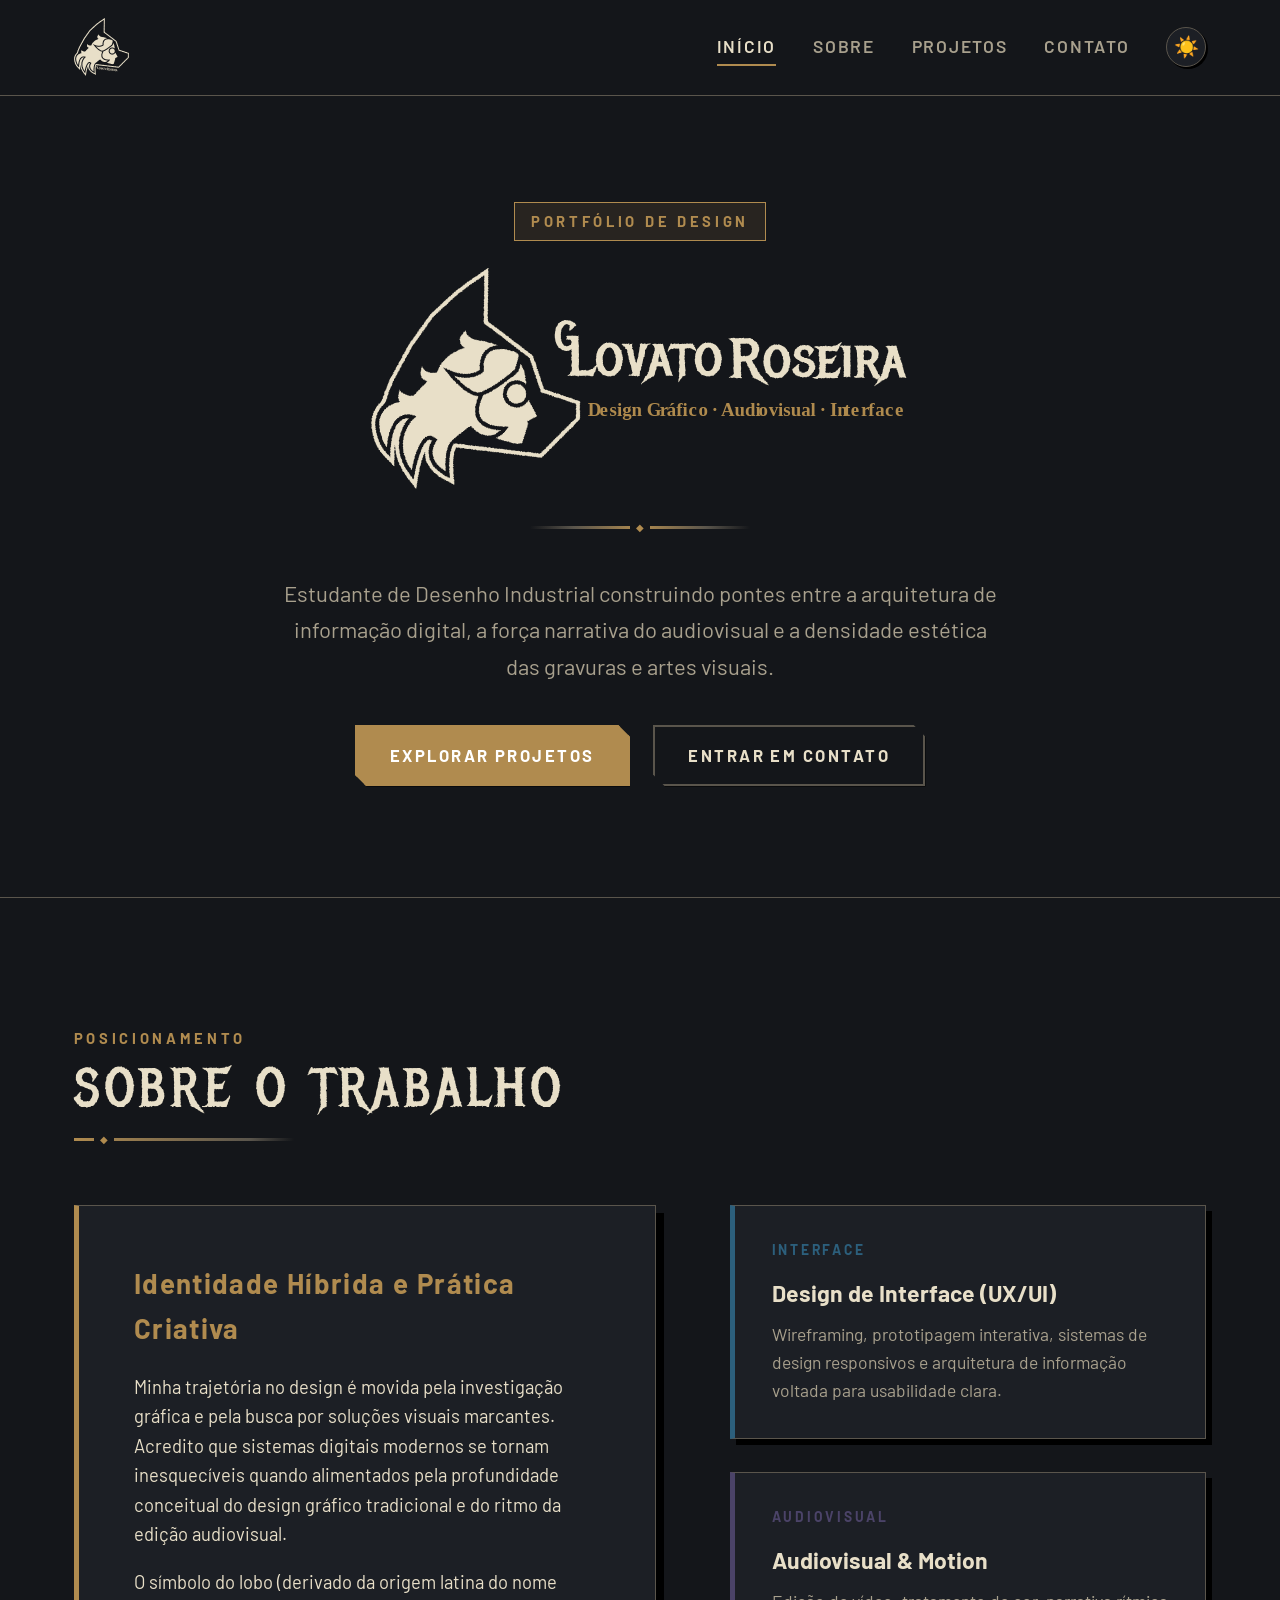
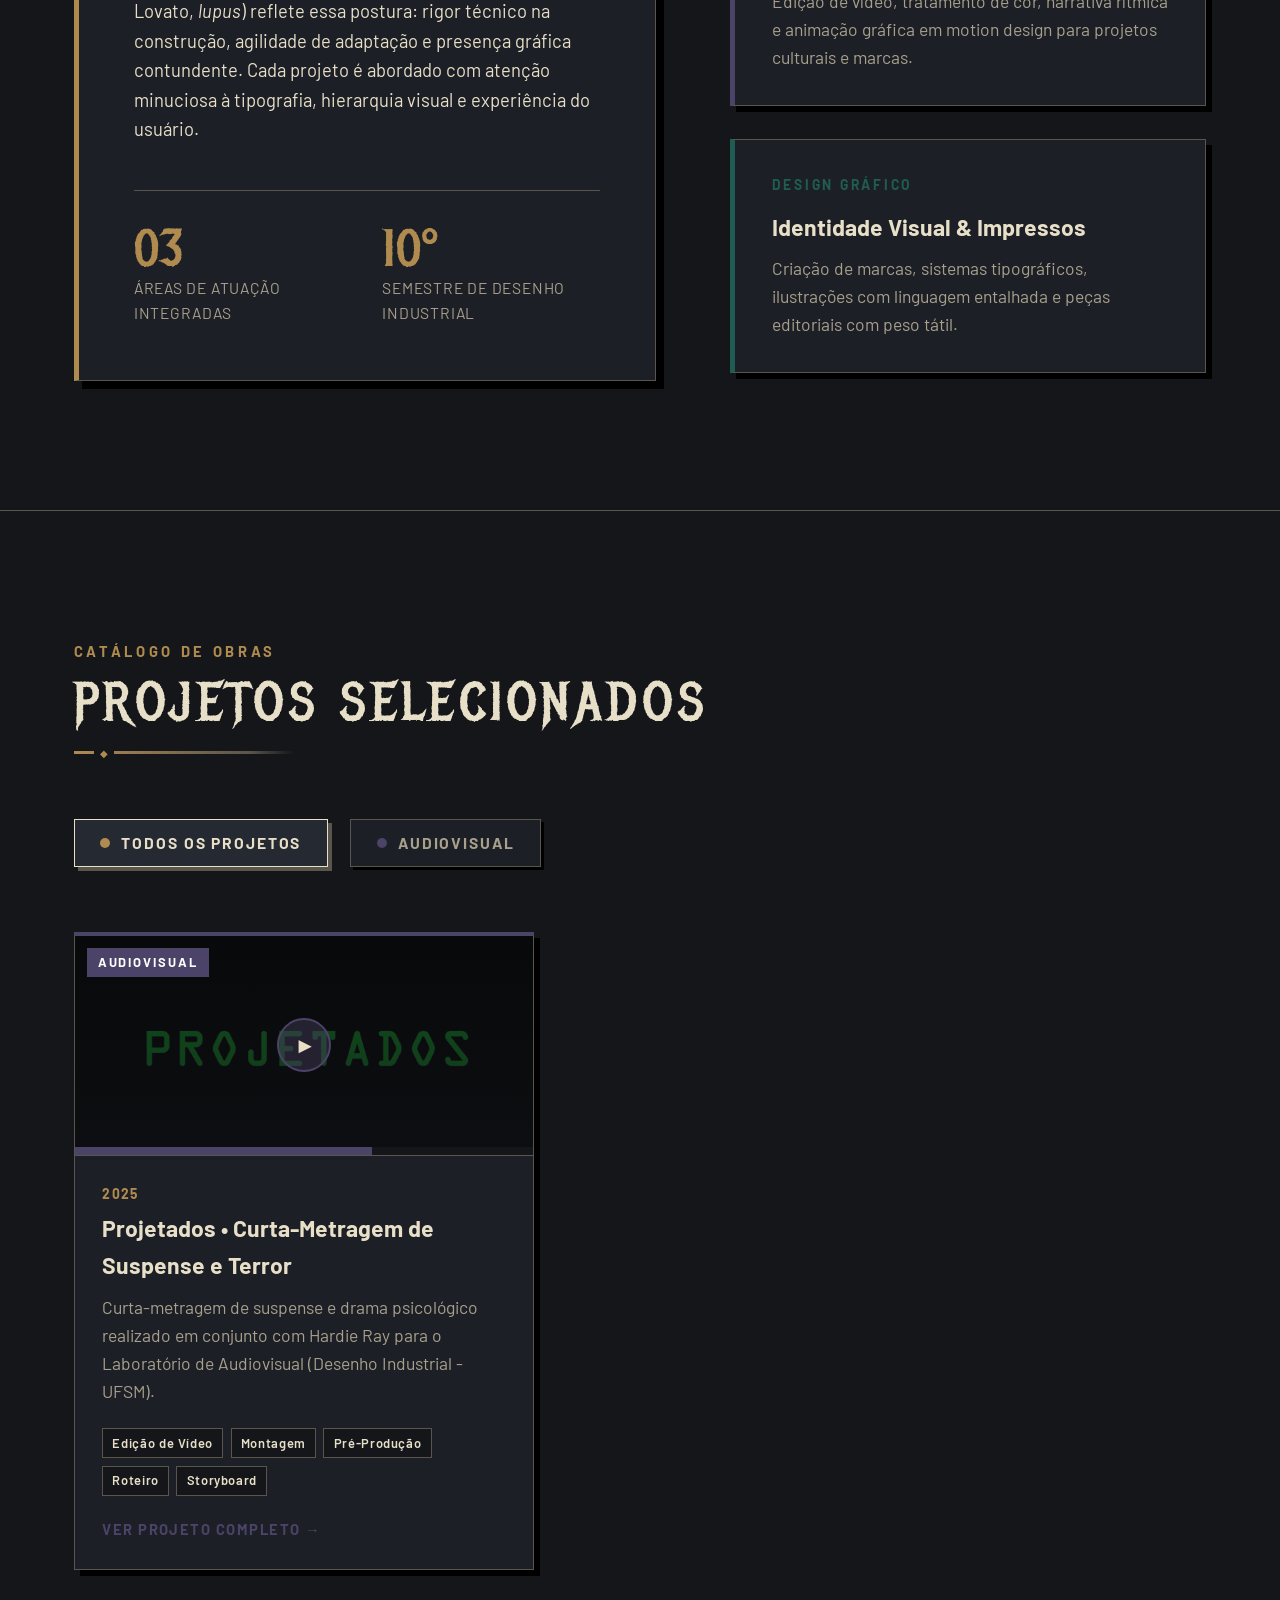
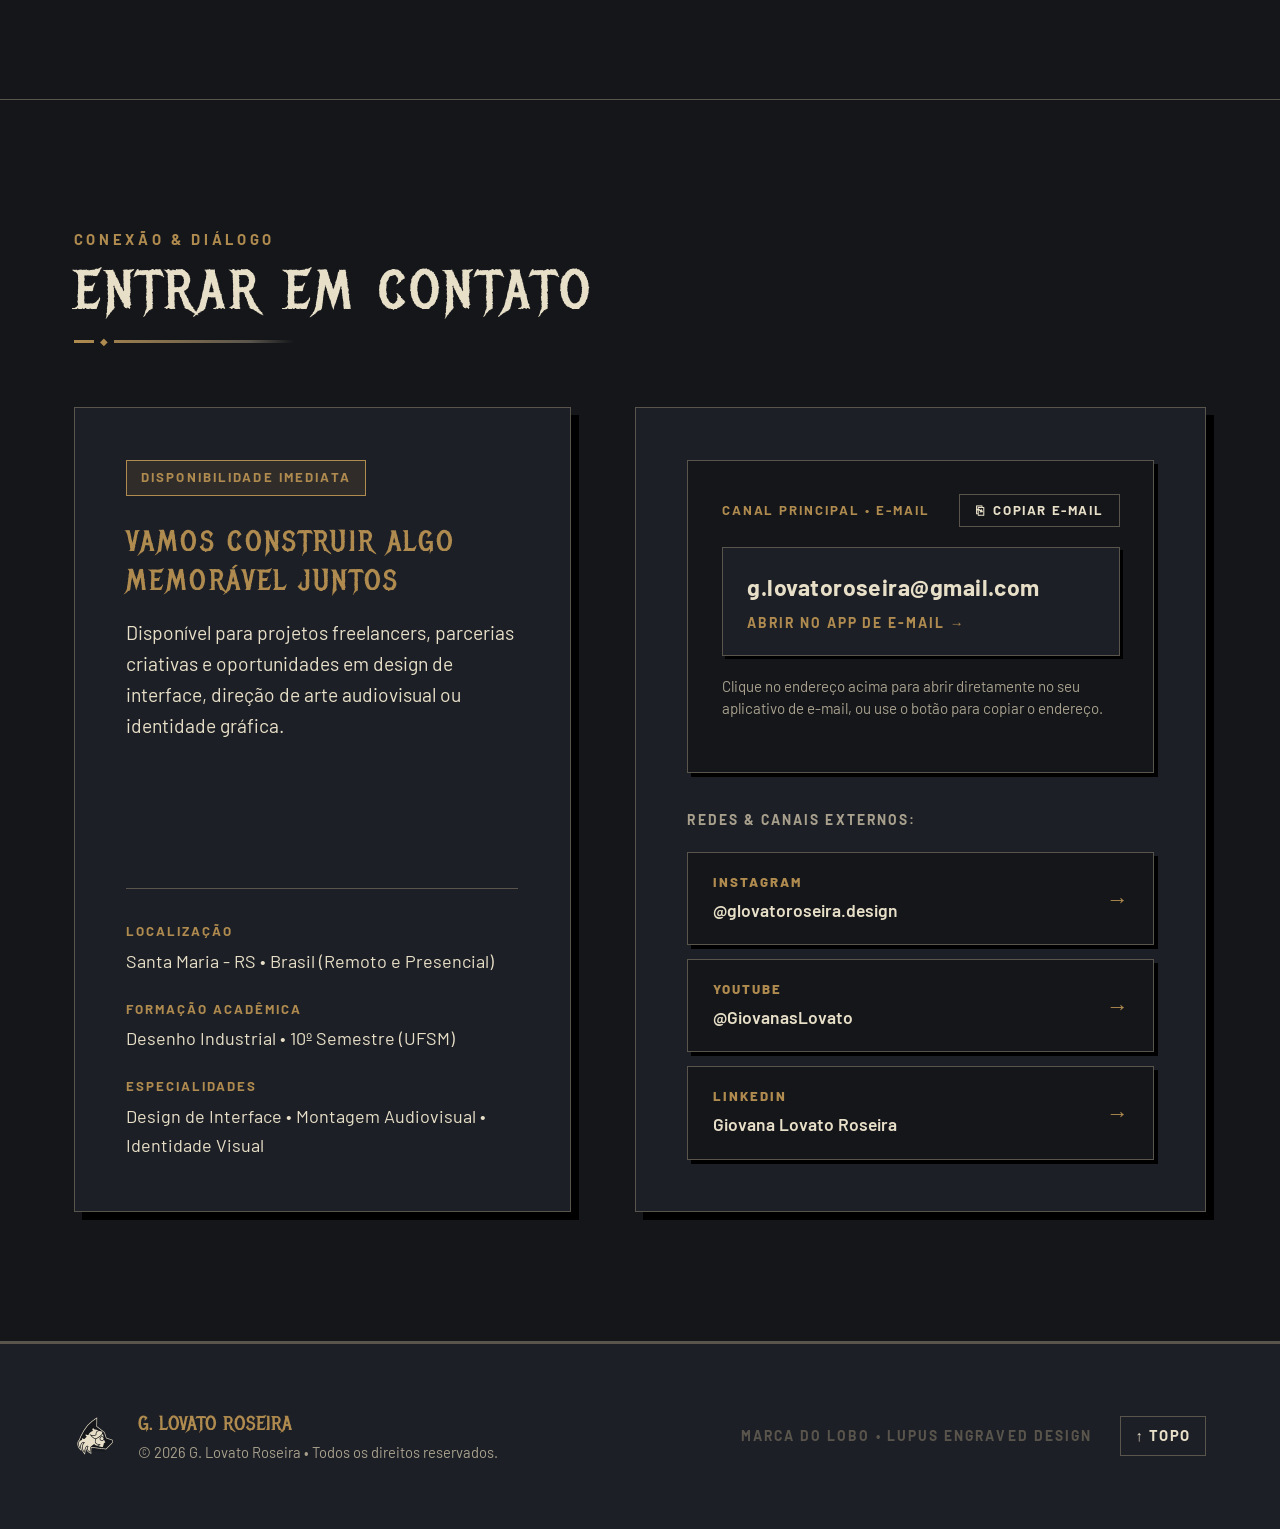
<file: index.html>
<!DOCTYPE html>
<html lang="pt-BR">
<head>
  <meta charset="UTF-8">
  <meta name="viewport" content="width=device-width, initial-scale=1.0">
  <meta name="referrer" content="strict-origin-when-cross-origin">
  <title>G. Lovato Roseira | Portfólio de Design</title>
  <meta name="description" content="Portfólio de G. Lovato Roseira. Identidade híbrida em Design de Interface, Audiovisual e Design Gráfico.">
  
  <!-- Google Fonts: Metal Mania (Headers) & Barlow (Body/Text) -->
  <link rel="preconnect" href="https://fonts.googleapis.com">
  <link rel="preconnect" href="https://fonts.gstatic.com" crossorigin>
  <link href="https://fonts.googleapis.com/css2?family=Barlow:ital,wght@0,300;0,400;0,600;0,700;1,400&family=Metal+Mania&display=swap" rel="stylesheet">
  
  <!-- Early Theme Initialization -->
  <script>
    (function() {
      const savedTheme = localStorage.getItem('theme') || 'dark';
      document.documentElement.setAttribute('data-theme', savedTheme);
    })();
  </script>

  <!-- Stylesheet -->
  <link rel="stylesheet" href="styles.css">
</head>
<body>

  <!-- Header Navigation -->
  <header class="site-header">
    <div class="widescreen-canvas header-inner">
      <a href="#hero" class="brand-logo" aria-label="G. Lovato Roseira Inicio">
        <!-- Modo escuro: logo escrita clara -->
        <img src="assets/logo compacta clara.svg" alt="G. Lovato Roseira" class="logo-wordmark logo-wordmark--light">
        <!-- Modo claro: logo escrita escura -->
        <img src="assets/logo compacta escura.svg" alt="G. Lovato Roseira" class="logo-wordmark logo-wordmark--dark">
      </a>

      <button class="menu-toggle" id="menuToggle" aria-label="Abrir Menu de Navegação">
        <span class="bar"></span>
        <span class="bar"></span>
        <span class="bar"></span>
      </button>

      <div class="header-right-controls">
        <nav class="nav-menu" id="navMenu">
          <a href="#hero" class="nav-link active">Início</a>
          <a href="#sobre" class="nav-link">Sobre</a>
          <a href="#projetos" class="nav-link">Projetos</a>
          <a href="#contato" class="nav-link">Contato</a>
        </nav>

        <button id="themeToggle" class="theme-toggle-btn" aria-label="Alternar Tema Claro/Escuro" title="Alternar Tema">☀️</button>
      </div>
    </div>
  </header>

  <main>
    <!-- HERO SECTION (COMPOSIÇÃO CENTRALIZADA COM LOGO ESCRITA) -->
    <section id="hero" class="hero-section">
      <div class="widescreen-canvas hero-centered-layout">
        
        <!-- Conteúdo Principal -->
        <div class="hero-content-centered">
          <div class="hero-badge">PORTFÓLIO DE DESIGN</div>
          <!-- Logo escrita: clara no tema escuro, escura no tema claro -->
          <div class="hero-wordmark-wrap">
            <img src="assets/logo escrito claro.svg" alt="G. Lovato Roseira" class="hero-wordmark logo-wordmark--light">
            <img src="assets/logo escrito escuro.svg" alt="G. Lovato Roseira" class="hero-wordmark logo-wordmark--dark">
          </div>
          
          <div class="engraved-divider-center"></div>

          <p class="hero-description">
            Estudante de Desenho Industrial construindo pontes entre a arquitetura de informação digital, a força narrativa do audiovisual e a densidade estética das gravuras e artes visuais.
          </p>

          <div class="hero-actions">
            <a href="#projetos" class="btn btn-primary">EXPLORAR PROJETOS</a>
            <a href="#contato" class="btn btn-secondary">ENTRAR EM CONTATO</a>
          </div>
        </div>

      </div>
    </section>

    <!-- SOBRE SECTION (GRID 60/40 E PILARES ESCALONADOS) -->
    <section id="sobre" class="section sobre-section">
      <div class="widescreen-canvas">
        
        <div class="section-header-left">
          <span class="section-tag">POSICIONAMENTO</span>
          <h2 class="section-title">SOBRE O TRABALHO</h2>
          <div class="engraved-divider-left"></div>
        </div>

        <div class="sobre-asymmetric-grid">
          <div class="sobre-text-card">
            <h3 class="sobre-heading">Identidade Híbrida e Prática Criativa</h3>
            <p>
              Minha trajetória no design é movida pela investigação gráfica e pela busca por soluções visuais marcantes. Acredito que sistemas digitais modernos se tornam inesquecíveis quando alimentados pela profundidade conceitual do design gráfico tradicional e do ritmo da edição audiovisual.
            </p>
            <p>
              O símbolo do lobo (derivado da origem latina do nome Lovato, <em>lupus</em>) reflete essa postura: rigor técnico na construção, agilidade de adaptação e presença gráfica contundente. Cada projeto é abordado com atenção minuciosa à tipografia, hierarquia visual e experiência do usuário.
            </p>

            <div class="sobre-stats">
              <div class="stat-item">
                <span class="stat-num">03</span>
                <span class="stat-label">Áreas de Atuação Integradas</span>
              </div>
              <div class="stat-item">
                <span class="stat-num">10º</span>
                <span class="stat-label">Semestre de Desenho Industrial</span>
              </div>
            </div>
          </div>

          <!-- Pilares de Atuação Integrados -->
          <div class="pillars-staggered">
            
            <div class="pillar-card pillar-interface">
              <div class="pillar-header">
                <span class="pillar-accent-tag">INTERFACE</span>
              </div>
              <h4 class="pillar-title">Design de Interface (UX/UI)</h4>
              <p class="pillar-desc">
                Wireframing, prototipagem interativa, sistemas de design responsivos e arquitetura de informação voltada para usabilidade clara.
              </p>
            </div>

            <div class="pillar-card pillar-audiovisual">
              <div class="pillar-header">
                <span class="pillar-accent-tag">AUDIOVISUAL</span>
              </div>
              <h4 class="pillar-title">Audiovisual &amp; Motion</h4>
              <p class="pillar-desc">
                Edição de vídeo, tratamento de cor, narrativa rítmica e animação gráfica em motion design para projetos culturais e marcas.
              </p>
            </div>

            <div class="pillar-card pillar-grafico">
              <div class="pillar-header">
                <span class="pillar-accent-tag">DESIGN GRÁFICO</span>
              </div>
              <h4 class="pillar-title">Identidade Visual &amp; Impressos</h4>
              <p class="pillar-desc">
                Criação de marcas, sistemas tipográficos, ilustrações com linguagem entalhada e peças editoriais com peso tátil.
              </p>
            </div>

          </div>
        </div>

      </div>
    </section>

    <!-- PROJETOS SECTION (CATÁLOGO WIDESCREEN 3 COLUNAS) -->
    <section id="projetos" class="section projetos-section">
      <div class="widescreen-canvas">
        
        <div class="section-header-left">
          <span class="section-tag">CATÁLOGO DE OBRAS</span>
          <h2 class="section-title">PROJETOS SELECIONADOS</h2>
          <div class="engraved-divider-left"></div>
        </div>

        <!-- Filter Buttons (Alinhados à Esquerda) -->
        <div class="filter-bar-left">
          <button class="filter-btn active" data-filter="todos">
            <span class="filter-indicator indicator-all"></span>
            TODOS OS PROJETOS
          </button>
          <button class="filter-btn" data-filter="audiovisual">
            <span class="filter-indicator indicator-audiovisual"></span>
            AUDIOVISUAL
          </button>
        </div>

        <!-- Projects Grid Widescreen -->
        <div class="projects-grid-widescreen" id="projectsGrid">

          <!-- Project Card: Audiovisual (Projetados) -->
          <article class="project-card cat-audiovisual" data-category="audiovisual" data-project-id="1" data-project-slug="projetados">
            <div class="card-image-wrapper">
              <div class="card-badge">AUDIOVISUAL</div>
              <div class="mockup-preview audiovisual-mockup" style="background: linear-gradient(rgba(18, 20, 24, 0.45), rgba(18, 20, 24, 0.7)), url('assets/projetos/projetados-yt-thumbnail.jpg') center/cover no-repeat;">
                <div class="play-overlay">
                  <span class="play-icon">&#9658;</span>
                </div>
                <div class="video-timeline-graphic">
                  <div class="timeline-track" style="width: 65%;"></div>
                </div>
              </div>
            </div>
            <div class="card-info">
              <span class="project-year">2025</span>
              <h3 class="project-title">Projetados &bull; Curta-Metragem de Suspense e Terror</h3>
              <p class="project-summary">
                Curta-metragem de suspense e drama psicológico realizado em conjunto com Hardie Ray para o Laboratório de Audiovisual (Desenho Industrial - UFSM).
              </p>
              <div class="card-tags">
                <span class="tag">Edição de Vídeo</span>
                <span class="tag">Montagem</span>
                <span class="tag">Pré-Produção</span>
                <span class="tag">Roteiro</span>
                <span class="tag">Storyboard</span>
              </div>
              <a href="projeto.html?p=projetados" class="btn-card-details">VER PROJETO COMPLETO &rarr;</a>
            </div>
          </article>

        </div>

      </div>
    </section>

    <!-- CONTATO SECTION (LINKS DIRETOS & REDES) -->
    <section id="contato" class="section contato-section">
      <div class="widescreen-canvas">
        
        <div class="section-header-left">
          <span class="section-tag">CONEXÃO &amp; DIÁLOGO</span>
          <h2 class="section-title">ENTRAR EM CONTATO</h2>
          <div class="engraved-divider-left"></div>
        </div>

        <div class="contato-direct-grid">
          
          <!-- Apresentação & Informações de Atuação -->
          <div class="contato-intro-card">
            <span class="contato-badge">DISPONIBILIDADE IMEDIATA</span>
            <h3 class="contato-heading">Vamos construir algo memorável juntos</h3>
            <p class="contato-description">
              Disponível para projetos freelancers, parcerias criativas e oportunidades em design de interface, direção de arte audiovisual ou identidade gráfica.
            </p>

            <div class="contact-details-list">
              <div class="contact-detail-row">
                <span class="detail-label">LOCALIZAÇÃO</span>
                <span class="detail-value">Santa Maria - RS &bull; Brasil (Remoto e Presencial)</span>
              </div>
              <div class="contact-detail-row">
                <span class="detail-label">FORMAÇÃO ACADÊMICA</span>
                <span class="detail-value">Desenho Industrial &bull; 10º Semestre (UFSM)</span>
              </div>
              <div class="contact-detail-row">
                <span class="detail-label">ESPECIALIDADES</span>
                <span class="detail-value">Design de Interface &bull; Montagem Audiovisual &bull; Identidade Visual</span>
              </div>
            </div>
          </div>

          <!-- Canais Diretos (Email em Destaque + Redes) -->
          <div class="contato-channels-card">
            
            <!-- Bloco de Destaque: Email Direto com Ação Mailto e Opção de Copiar -->
            <div class="email-direct-box">
              <div class="email-box-header">
                <span class="email-box-tag">CANAL PRINCIPAL &bull; E-MAIL</span>
                <button type="button" class="btn-copy-email" id="btnCopyEmail" aria-label="Copiar endereço de e-mail">
                  <span class="copy-icon">&#x2398;</span>
                  <span class="copy-label" id="copyLabelText">COPIAR E-MAIL</span>
                </button>
              </div>
              
              <a href="mailto:g.lovatoroseira@gmail.com" class="email-address-link" title="Clique para abrir seu aplicativo de e-mail">
                <span class="email-text" id="contactEmailAddress">g.lovatoroseira@gmail.com</span>
                <span class="email-action-hint">ABRIR NO APP DE E-MAIL &rarr;</span>
              </a>
              
              <p class="email-box-note">
                Clique no endereço acima para abrir diretamente no seu aplicativo de e-mail, ou use o botão para copiar o endereço.
              </p>
            </div>

            <!-- Bloco de Redes Sociais e Canais Externos -->
            <div class="social-channels-box">
              <span class="social-box-title">REDES &amp; CANAIS EXTERNOS:</span>
              <div class="social-channels-grid">
                
                <a href="https://www.instagram.com/glovatoroseira.design/" target="_blank" rel="noopener noreferrer" class="social-channel-item">
                  <div class="channel-info">
                    <span class="channel-platform">INSTAGRAM</span>
                    <span class="channel-handle">@glovatoroseira.design</span>
                  </div>
                  <span class="channel-arrow">&rarr;</span>
                </a>

                <a href="https://www.youtube.com/@GiovanasLovato" target="_blank" rel="noopener noreferrer" class="social-channel-item">
                  <div class="channel-info">
                    <span class="channel-platform">YOUTUBE</span>
                    <span class="channel-handle">@GiovanasLovato</span>
                  </div>
                  <span class="channel-arrow">&rarr;</span>
                </a>

                <a href="https://www.linkedin.com/in/giovana-lovato-riske-roseira-0268a1265/" target="_blank" rel="noopener noreferrer" class="social-channel-item">
                  <div class="channel-info">
                    <span class="channel-platform">LINKEDIN</span>
                    <span class="channel-handle">Giovana Lovato Roseira</span>
                  </div>
                  <span class="channel-arrow">&rarr;</span>
                </a>

              </div>
            </div>

          </div>

        </div>

      </div>
    </section>
  </main>

  <!-- FOOTER -->
  <footer class="site-footer">
    <div class="widescreen-canvas footer-inner">
      <div class="footer-left">
        <img src="assets/wolf-crest.svg" alt="Lobo Stamp" class="footer-crest">
        <div class="footer-brand-info">
          <span class="footer-brand-name">G. LOVATO ROSEIRA</span>
          <span class="footer-copy">&copy; 2026 G. Lovato Roseira &bull; Todos os direitos reservados.</span>
        </div>
      </div>
      <div class="footer-right">
        <span class="footer-motto">MARCA DO LOBO &bull; LUPUS ENGRAVED DESIGN</span>
        <a href="#hero" class="back-to-top" aria-label="Voltar ao topo">&uarr; TOPO</a>
      </div>
    </div>
  </footer>

  <!-- PROJECT DETAIL MODAL -->
  <div class="modal-backdrop" id="projectModal" aria-hidden="true">
    <div class="modal-container" role="dialog" aria-labelledby="modalTitle">
      <button class="modal-close" id="modalClose" aria-label="Fechar janela">&times;</button>
      
      <div class="modal-header">
        <span class="modal-category-badge" id="modalBadge">INTERFACE</span>
        <h2 class="modal-title" id="modalTitle">Título do Projeto</h2>
        <span class="modal-meta" id="modalMeta">2026 &bull; Design de Interface</span>
      </div>

      <div class="modal-body">
        <div class="modal-preview-box" id="modalPreviewBox">
          <!-- Dynamically populated graphic preview -->
        </div>

        <div class="modal-description">
          <h4 class="modal-subheading">Contexto do Projeto</h4>
          <p id="modalDescContext">
            Descrição detalhada do desafio e dos objetivos visuais.
          </p>

          <h4 class="modal-subheading">Processo &amp; Execução</h4>
          <p id="modalDescProcess">
            Metodologia aplicada, escolhas tipográficas, decisões de usabilidade e produção gráfica.
          </p>

          <h4 class="modal-subheading">Ferramentas &amp; Técnicas</h4>
          <div class="modal-tags" id="modalTags">
            <!-- Dynamic Tags -->
          </div>
        </div>
      </div>

      <div class="modal-footer">
        <button class="btn btn-secondary" id="modalCloseBtn">FECHAR</button>
      </div>
    </div>
  </div>

  <!-- JavaScript -->
  <script src="script.js"></script>
</body>
</html>
</file>
<file: styles.css>
/* ==========================================================================
   G. LOVATO ROSEIRA - PORTFÓLIO ONLINE
   Estética: Heavy Metal 80's + Arte Gravada/Entalhada (Engraved)
   Composição: Desktop-First (16:9 Widescreen), Grids Assimétricos & Sangrias Bleed
   ========================================================================== */

/* --------------------------------------------------------------------------
   1. VARIÁVEIS DE DESIGN & PALETA CLARO / ESCURO
   -------------------------------------------------------------------------- */
:root, [data-theme="dark"] {
  /* Modo Escuro */
  --bg-dark: #14161A;
  --bg-card: #1C1F25;
  --bg-card-hover: #242932;
  --text-paper: #E8DFC8;
  --text-muted: #A8A08D;
  --color-graphite: #5A554C;
  --color-brass: #B08B4F;
  --color-brass-light: #D4AF37;
  --shadow-color: #000000;

  /* Acentos por Categoria */
  --accent-interface: #2C5F7C;   /* Azul Interface */
  --accent-audiovisual: #4B4368; /* Roxo Audiovisual */
  --accent-grafico: #1F5C52;     /* Verde Petróleo Gráfico */

  /* Tipografia */
  --font-display: 'Metal Mania', cursive, serif;
  --font-body: 'Barlow', sans-serif;

  /* Transições */
  --transition-fast: 0.2s cubic-bezier(0.25, 1, 0.5, 1);
  --transition-normal: 0.35s cubic-bezier(0.25, 1, 0.5, 1);
}

[data-theme="light"] {
  /* Modo Claro */
  --bg-dark: #EAE3D2;
  --bg-card: #F2EBDC;
  --bg-card-hover: #E4DAC4;
  --text-paper: #14161A;
  --text-muted: #424750;
  --color-graphite: #8A8275;
  --color-brass: #8C692D;
  --color-brass-light: #B08B4F;
  --shadow-color: rgba(0, 0, 0, 0.15);

  /* Acentos Ajustados para Contraste AA no Modo Claro */
  --accent-interface: #1D4D66;
  --accent-audiovisual: #3A3252;
  --accent-grafico: #12463E;
}

/* Reset Básico */
*, *::before, *::after {
  box-sizing: border-box;
  margin: 0;
  padding: 0;
}

html {
  scroll-behavior: smooth;
  background-color: var(--bg-dark);
  color: var(--text-paper);
  font-family: var(--font-body);
  /* Piso Mínimo de Legibilidade: Mínimo 16px (1rem) */
  font-size: clamp(1rem, 0.4vw + 0.9rem, 1.15rem);
  line-height: 1.6;
  transition: background-color var(--transition-normal), color var(--transition-normal);
}

body {
  min-height: 100vh;
  position: relative;
  overflow-x: hidden;
  background-color: var(--bg-dark);
  color: var(--text-paper);
}

/* --------------------------------------------------------------------------
   2. DESKTOP-FIRST 16:9 WIDESCREEN CANVAS & COMPOSIÇÃO ASSIMÉTRICA
   -------------------------------------------------------------------------- */
/* Canvas expansivo para monitores Widescreen 16:9 */
.widescreen-canvas {
  width: 100%;
  max-width: 1600px;
  margin: 0 auto;
  padding: 0 4rem;
}

/* Utilitários de Sangria nas Bordas da Tela (Bleed) */
.bleed-left-wrapper {
  margin-left: -4rem;
  padding-left: 4rem;
}

.bleed-right-wrapper {
  margin-right: -4rem;
  padding-right: 4rem;
}

/* --------------------------------------------------------------------------
   3. ELEMENTOS GRÁFICOS & TIPOGRAFIA
   -------------------------------------------------------------------------- */
h1, h2, h3, h4, h5, h6 {
  font-weight: 400;
  color: var(--text-paper);
}

/* Metal Mania SOMENTE em Títulos Principais, Headers e Nome */
.hero-title,
.section-title,
.brand-logo,
.modal-title,
.contato-heading {
  font-family: var(--font-display);
  text-transform: uppercase;
  letter-spacing: 0.08em;
  line-height: 1.12;
}

p {
  font-family: var(--font-body);
  font-weight: 400;
  color: var(--text-paper);
  line-height: 1.6;
  margin-bottom: 1rem;
}

a {
  color: inherit;
  text-decoration: none;
  transition: color var(--transition-fast);
}

/* Separadores Estilo Entalhe Gravado Assimétricos */
.engraved-divider {
  height: 3px;
  background: linear-gradient(90deg, var(--color-brass) 0%, var(--color-graphite) 70%, transparent 100%);
  margin: 1.5rem 0;
  position: relative;
}

.engraved-divider-left {
  height: 3px;
  width: 220px;
  margin: 1rem 0 2.5rem 0;
  background: linear-gradient(90deg, var(--color-brass) 0%, var(--color-graphite) 80%, transparent 100%);
  position: relative;
}

.engraved-divider-left::after {
  content: '◆';
  position: absolute;
  top: 50%;
  left: 20px;
  transform: translateY(-50%);
  color: var(--color-brass);
  font-size: 10px;
  background-color: var(--bg-dark);
  padding: 0 6px;
}

.engraved-divider-center {
  height: 3px;
  width: 220px;
  margin: 1.5rem auto 2.5rem auto;
  background: linear-gradient(90deg, transparent 0%, var(--color-graphite) 20%, var(--color-brass) 50%, var(--color-graphite) 80%, transparent 100%);
  position: relative;
}

.engraved-divider-center::after {
  content: '◆';
  position: absolute;
  top: 50%;
  left: 50%;
  transform: translate(-50%, -50%);
  color: var(--color-brass);
  font-size: 10px;
  background-color: var(--bg-dark);
  padding: 0 6px;
}

/* Botões com Estética Angular / Entalhada */
.btn {
  display: inline-flex;
  align-items: center;
  justify-content: center;
  padding: 0.85rem 1.8rem;
  font-family: var(--font-body);
  font-weight: 700;
  font-size: 0.9rem;
  letter-spacing: 0.15em;
  text-transform: uppercase;
  border: 2px solid var(--color-brass);
  background-color: transparent;
  color: var(--text-paper);
  cursor: pointer;
  position: relative;
  transition: all var(--transition-fast);
  clip-path: polygon(0 0, calc(100% - 12px) 0, 100% 12px, 100% 100%, 12px 100%, 0 calc(100% - 12px));
  box-shadow: 4px 4px 0px var(--shadow-color);
}

.btn-primary {
  background-color: var(--color-brass);
  color: #FFF;
}

.btn-primary:hover {
  background-color: var(--text-paper);
  border-color: var(--text-paper);
  color: var(--bg-dark);
  transform: translate(-2px, -2px);
  box-shadow: 6px 6px 0px var(--shadow-color);
}

.btn-secondary {
  border-color: var(--color-graphite);
  color: var(--text-paper);
}

.btn-secondary:hover {
  border-color: var(--color-brass);
  color: var(--color-brass);
  transform: translate(-2px, -2px);
  box-shadow: 6px 6px 0px var(--shadow-color);
}

.btn-block {
  width: 100%;
}

/* Botão de Alternância de Tema (Sol / Lua) */
.theme-toggle-btn {
  background: var(--bg-card);
  border: 1px solid var(--color-graphite);
  color: var(--text-paper);
  font-size: 1.1rem;
  width: 40px;
  height: 40px;
  border-radius: 50%;
  display: flex;
  align-items: center;
  justify-content: center;
  cursor: pointer;
  transition: all var(--transition-fast);
  box-shadow: 2px 2px 0px var(--shadow-color);
}

.theme-toggle-btn:hover {
  border-color: var(--color-brass);
  transform: scale(1.08);
}

/* --------------------------------------------------------------------------
   4. CABEÇALHO (HEADER)
   -------------------------------------------------------------------------- */
.site-header {
  position: fixed;
  top: 0;
  left: 0;
  width: 100%;
  z-index: 1000;
  background-color: var(--bg-dark);
  border-bottom: 1px solid var(--color-graphite);
  padding: 1rem 0;
  transition: background-color var(--transition-normal);
}

.header-inner {
  display: flex;
  align-items: center;
  justify-content: space-between;
}

.brand-logo {
  display: flex;
  align-items: center;
  gap: 0;
  line-height: 1;
}

/* Logo marca escrita no header: tamanho aumentado */
.logo-wordmark {
  height: clamp(44px, 5vw, 58px);
  width: auto;
  display: block;
  transition: opacity var(--transition-fast);
}

/* Modo escuro (padrão): mostra logo clara, oculta logo escura */
:root .logo-wordmark--light,
[data-theme="dark"] .logo-wordmark--light {
  display: block;
}
:root .logo-wordmark--dark,
[data-theme="dark"] .logo-wordmark--dark {
  display: none;
}

/* Modo claro: mostra logo escura, oculta logo clara */
[data-theme="light"] .logo-wordmark--light {
  display: none;
}
[data-theme="light"] .logo-wordmark--dark {
  display: block;
}

.brand-logo:hover .logo-wordmark {
  opacity: 0.82;
}

/* Logo na hero: bem maior, ocupa o espaço do h1 */
.hero-wordmark-wrap {
  margin: 0.25rem 0 0.5rem 0;
}

.hero-wordmark {
  width: clamp(260px, 42vw, 560px);
  height: auto;
  display: block;
}

.hero-wordmark-wrap .logo-wordmark--light,
.hero-wordmark-wrap .logo-wordmark--dark {
  /* herda a lógica de display das regras acima */
  height: auto;
  width: clamp(260px, 42vw, 560px);
}

.header-right-controls {
  display: flex;
  align-items: center;
  gap: 2rem;
}

.nav-menu {
  display: flex;
  align-items: center;
  gap: 2rem;
}

.nav-link {
  font-family: var(--font-body);
  font-weight: 600;
  font-size: 0.95rem;
  letter-spacing: 0.1em;
  text-transform: uppercase;
  color: var(--text-muted);
  position: relative;
  padding: 0.25rem 0;
}

.nav-link::after {
  content: '';
  position: absolute;
  bottom: 0;
  left: 0;
  width: 0%;
  height: 2px;
  background-color: var(--color-brass);
  transition: width var(--transition-fast);
}

.nav-link:hover,
.nav-link.active {
  color: var(--text-paper);
}

.nav-link:hover::after,
.nav-link.active::after {
  width: 100%;
}

.menu-toggle {
  display: none;
  background: none;
  border: 1px solid var(--color-graphite);
  padding: 0.5rem;
  cursor: pointer;
  flex-direction: column;
  gap: 4px;
}

.menu-toggle .bar {
  width: 22px;
  height: 2px;
  background-color: var(--text-paper);
  transition: transform var(--transition-fast);
}

/* --------------------------------------------------------------------------
   5. HERO SECTION (LAYOUT ASSIMÉTRICO 38 / 62 - ANCORADO À SANGRIA ESQUERDA)
   -------------------------------------------------------------------------- */
.hero-section {
  padding: 11rem 0 6rem 0;
  min-height: 90vh;
  display: flex;
  align-items: center;
  position: relative;
  border-bottom: 1px solid var(--color-graphite);
  overflow: hidden;
}

/* Grid Widescreen Centralizado */
.hero-centered-layout {
  display: flex;
  flex-direction: column;
  align-items: center;
  text-align: center;
  max-width: 900px;
  margin: 0 auto;
}

.hero-content-centered {
  display: flex;
  flex-direction: column;
  align-items: center;
  width: 100%;
}

.hero-badge {
  display: inline-block;
  font-family: var(--font-body);
  font-size: 0.8rem;
  font-weight: 700;
  letter-spacing: 0.25em;
  color: var(--color-brass);
  background-color: rgba(176, 139, 79, 0.12);
  padding: 0.35rem 0.85rem;
  border: 1px solid var(--color-brass);
  margin-bottom: 1.25rem;
}

.hero-title {
  font-size: clamp(2.8rem, 5.2vw, 4.8rem);
  color: var(--text-paper);
  margin-bottom: 0.5rem;
  text-shadow: 3px 3px 0px var(--shadow-color);
}

.hero-subtitle {
  font-family: var(--font-body);
  font-weight: 700;
  font-size: clamp(1rem, 2vw, 1.25rem);
  letter-spacing: 0.22em;
  color: var(--color-brass);
  margin-bottom: 1.8rem;
}

.hero-description {
  font-size: clamp(1.05rem, 0.5vw + 0.95rem, 1.2rem);
  color: var(--text-muted);
  max-width: 720px;
  margin-bottom: 2.2rem;
  line-height: 1.65;
}

.hero-actions {
  display: flex;
  gap: 1.25rem;
  flex-wrap: wrap;
}

/* --------------------------------------------------------------------------
   6. SEÇÃO SOBRE (GRID ASSIMÉTRICO 60 / 40 COM PILARES ESCALONADOS)
   -------------------------------------------------------------------------- */
.section {
  padding: 7rem 0;
  border-bottom: 1px solid var(--color-graphite);
}

.section-header-left {
  text-align: left;
  margin-bottom: 3.5rem;
}

.section-tag {
  font-family: var(--font-body);
  font-size: 0.8rem;
  font-weight: 700;
  letter-spacing: 0.25em;
  color: var(--color-brass);
  text-transform: uppercase;
  display: block;
  margin-bottom: 0.5rem;
}

.section-title {
  font-size: clamp(2.2rem, 4.2vw, 3.5rem);
  color: var(--text-paper);
}

.sobre-asymmetric-grid {
  display: grid;
  grid-template-columns: 1.1fr 0.9fr;
  gap: 4rem;
  align-items: start;
}

.sobre-text-card {
  background-color: var(--bg-card);
  padding: 3rem;
  border: 1px solid var(--color-graphite);
  border-left: 5px solid var(--color-brass);
  box-shadow: 8px 8px 0px var(--shadow-color);
}

.sobre-heading {
  font-size: 1.5rem;
  font-weight: 700;
  color: var(--color-brass);
  margin-bottom: 1.25rem;
  letter-spacing: 0.05em;
}

.sobre-stats {
  display: flex;
  gap: 3rem;
  margin-top: 2.5rem;
  padding-top: 1.75rem;
  border-top: 1px solid var(--color-graphite);
}

.stat-item {
  display: flex;
  flex-direction: column;
}

.stat-num {
  font-family: var(--font-display);
  font-size: 2.8rem;
  color: var(--color-brass);
  line-height: 1;
}

.stat-label {
  font-size: 0.85rem;
  color: var(--text-muted);
  text-transform: uppercase;
  letter-spacing: 0.05em;
}

/* Disposição Escalonada / Diagonal dos Pilares na Direita */
.pillars-staggered {
  display: flex;
  flex-direction: column;
  gap: 1.8rem;
  position: relative;
}

.pillar-card {
  background-color: var(--bg-card);
  padding: 1.8rem 2rem;
  border: 1px solid var(--color-graphite);
  border-left-width: 5px;
  box-shadow: 6px 6px 0px var(--shadow-color);
  transition: transform var(--transition-normal);
}

/* Caixas dos Pilares Perfeitamente Alinhadas */
.pillars-staggered .pillar-card {
  margin-left: 0;
}

.pillar-card:hover {
  transform: translateY(-3px);
}

.pillar-interface { border-left-color: var(--accent-interface); }
.pillar-interface .pillar-accent-tag { color: var(--accent-interface); }

.pillar-audiovisual { border-left-color: var(--accent-audiovisual); }
.pillar-audiovisual .pillar-accent-tag { color: var(--accent-audiovisual); }

.pillar-grafico { border-left-color: var(--accent-grafico); }
.pillar-grafico .pillar-accent-tag { color: var(--accent-grafico); }

.pillar-header {
  display: flex;
  justify-content: space-between;
  align-items: center;
  margin-bottom: 0.75rem;
}

.pillar-icon {
  font-size: 1.5rem;
}

.pillar-accent-tag {
  font-family: var(--font-body);
  font-size: 0.75rem;
  font-weight: 700;
  letter-spacing: 0.2em;
}

.pillar-title {
  font-size: 1.25rem;
  font-weight: 700;
  color: var(--text-paper);
  margin-bottom: 0.5rem;
}

.pillar-desc {
  font-size: 0.95rem;
  color: var(--text-muted);
  margin-bottom: 0;
}

/* --------------------------------------------------------------------------
   7. PROJETOS (CATÁLOGO WIDESCREEN ASSIMÉTRICO)
   -------------------------------------------------------------------------- */
.filter-bar-left {
  display: flex;
  justify-content: flex-start;
  gap: 1.2rem;
  flex-wrap: wrap;
  margin-bottom: 3.5rem;
}

.filter-btn {
  display: inline-flex;
  align-items: center;
  gap: 0.6rem;
  padding: 0.75rem 1.4rem;
  font-family: var(--font-body);
  font-weight: 700;
  font-size: 0.85rem;
  letter-spacing: 0.12em;
  background-color: var(--bg-card);
  border: 1px solid var(--color-graphite);
  color: var(--text-muted);
  cursor: pointer;
  transition: all var(--transition-fast);
  box-shadow: 3px 3px 0px var(--shadow-color);
}

.filter-indicator {
  width: 10px;
  height: 10px;
  display: inline-block;
  border-radius: 50%;
}

.indicator-all { background-color: var(--color-brass); }
.indicator-interface { background-color: var(--accent-interface); }
.indicator-audiovisual { background-color: var(--accent-audiovisual); }
.indicator-grafico { background-color: var(--accent-grafico); }

.filter-btn:hover {
  border-color: var(--color-brass);
  color: var(--text-paper);
}

.filter-btn.active {
  background-color: var(--bg-card-hover);
  border-color: var(--text-paper);
  color: var(--text-paper);
  box-shadow: 4px 4px 0px var(--color-graphite);
}

/* Grid Widescreen de 3 Colunas com Espaçamento Generoso */
.projects-grid-widescreen {
  display: grid;
  grid-template-columns: repeat(auto-fit, minmax(360px, 460px));
  gap: 2.5rem;
}

.project-card {
  background-color: var(--bg-card);
  border: 1px solid var(--color-graphite);
  border-top-width: 4px;
  box-shadow: 6px 6px 0px var(--shadow-color);
  display: flex;
  flex-direction: column;
  transition: transform var(--transition-normal), box-shadow var(--transition-normal);
  cursor: pointer;
  overflow: hidden;
}

.project-card:hover {
  transform: translateY(-6px);
  box-shadow: 10px 14px 0px var(--shadow-color);
}

/* Regras de Acento por Categoria */
.cat-interface { border-top-color: var(--accent-interface); }
.cat-interface .card-badge { background-color: var(--accent-interface); color: #FFF; }
.cat-interface:hover .project-title { color: var(--accent-interface); }
.cat-interface .btn-card-details { color: var(--accent-interface); }

.cat-audiovisual { border-top-color: var(--accent-audiovisual); }
.cat-audiovisual .card-badge { background-color: var(--accent-audiovisual); color: #FFF; }
.cat-audiovisual:hover .project-title { color: var(--accent-audiovisual); }
.cat-audiovisual .btn-card-details { color: var(--accent-audiovisual); }

.cat-grafico { border-top-color: var(--accent-grafico); }
.cat-grafico .card-badge { background-color: var(--accent-grafico); color: #FFF; }
.cat-grafico:hover .project-title { color: var(--accent-grafico); }
.cat-grafico .btn-card-details { color: var(--accent-grafico); }

/* Detalhes Internos do Card */
.card-image-wrapper {
  height: 220px;
  background-color: var(--bg-dark);
  position: relative;
  overflow: hidden;
  border-bottom: 1px solid var(--color-graphite);
}

.card-badge {
  position: absolute;
  top: 12px;
  left: 12px;
  font-family: var(--font-body);
  font-size: 0.7rem;
  font-weight: 700;
  letter-spacing: 0.15em;
  padding: 0.25rem 0.6rem;
  z-index: 10;
}

.mockup-preview {
  width: 100%;
  height: 100%;
  display: flex;
  align-items: center;
  justify-content: center;
  background: var(--bg-card-hover);
  position: relative;
}

.interface-mockup .mockup-window-bar {
  position: absolute;
  top: 15px;
  width: 80%;
  height: 20px;
  background-color: var(--bg-dark);
  border-radius: 4px 4px 0 0;
  display: flex;
  align-items: center;
  gap: 6px;
  padding-left: 10px;
}

.interface-mockup .dot {
  width: 6px;
  height: 6px;
  border-radius: 50%;
  background-color: var(--color-graphite);
}

.interface-mockup .mockup-content {
  width: 80%;
  height: 110px;
  margin-top: 20px;
  background-color: var(--bg-card);
  border: 1px solid var(--color-graphite);
  padding: 10px;
}

.ui-wire-header {
  height: 12px;
  width: 60%;
  background-color: var(--accent-interface);
  opacity: 0.8;
  margin-bottom: 10px;
}

.ui-wire-body {
  display: flex;
  gap: 8px;
}

.ui-block {
  height: 50px;
  flex: 1;
  background-color: var(--bg-dark);
  border: 1px dashed var(--color-graphite);
}

.interface-mockup-alt .mobile-frame {
  width: 100px;
  height: 160px;
  border: 3px solid var(--accent-interface);
  border-radius: 12px;
  background-color: var(--bg-dark);
  position: relative;
}

.interface-mockup-alt .screen-notch {
  width: 30px;
  height: 4px;
  background-color: var(--accent-interface);
  margin: 6px auto 0 auto;
}

.audiovisual-mockup .play-overlay {
  width: 54px;
  height: 54px;
  border-radius: 50%;
  border: 2px solid var(--accent-audiovisual);
  background-color: rgba(75, 67, 104, 0.4);
  display: flex;
  align-items: center;
  justify-content: center;
}

.audiovisual-mockup .play-icon {
  color: var(--text-paper);
  font-size: 1.2rem;
  margin-left: 3px;
}

.video-timeline-graphic {
  position: absolute;
  bottom: 0;
  width: 100%;
  height: 8px;
  background-color: var(--bg-dark);
}

.timeline-track {
  width: 45%;
  height: 100%;
  background-color: var(--accent-audiovisual);
}

.motion-mockup .motion-frames {
  display: flex;
  gap: 8px;
}

.motion-mockup .frame {
  width: 50px;
  height: 70px;
  border: 1px solid var(--accent-audiovisual);
  background-color: var(--bg-dark);
}

.grafico-mockup .engraved-symbol-preview {
  font-size: 3.5rem;
  color: var(--accent-grafico);
}

.poster-mockup .poster-border {
  width: 110px;
  height: 150px;
  border: 2px solid var(--accent-grafico);
  padding: 10px;
  display: flex;
  flex-direction: column;
  align-items: center;
  justify-content: space-between;
}

.poster-mockup .poster-title-line {
  width: 80%;
  height: 6px;
  background-color: var(--accent-grafico);
}

.poster-mockup .poster-art {
  font-size: 2rem;
  color: var(--text-paper);
}

.card-info {
  padding: 1.5rem;
  display: flex;
  flex-direction: column;
  flex-grow: 1;
}

.project-year {
  font-size: 0.75rem;
  font-weight: 700;
  color: var(--color-brass);
  letter-spacing: 0.1em;
  margin-bottom: 0.25rem;
}

.project-title {
  font-size: 1.25rem;
  font-weight: 700;
  margin-bottom: 0.6rem;
  transition: color var(--transition-fast);
}

.project-summary {
  font-size: 0.95rem;
  color: var(--text-muted);
  margin-bottom: 1.2rem;
  flex-grow: 1;
}

.card-tags {
  display: flex;
  flex-wrap: wrap;
  gap: 0.4rem;
  margin-bottom: 1.2rem;
}

.tag {
  font-size: 0.7rem;
  font-weight: 600;
  letter-spacing: 0.05em;
  padding: 0.2rem 0.5rem;
  background-color: var(--bg-dark);
  border: 1px solid var(--color-graphite);
  color: var(--text-paper);
}

.btn-card-details {
  background: none;
  border: none;
  font-family: var(--font-body);
  font-weight: 700;
  font-size: 0.8rem;
  letter-spacing: 0.1em;
  padding: 0;
  cursor: pointer;
  text-align: left;
  display: flex;
  align-items: center;
  gap: 0.4rem;
  text-decoration: none;
}

/* --------------------------------------------------------------------------
   8. SEÇÃO CONTATO (LINKS DIRETOS & REDES)
   -------------------------------------------------------------------------- */
.contato-direct-grid {
  display: grid;
  grid-template-columns: 1fr 1.15fr;
  gap: 3.5rem;
  align-items: stretch;
}

.contato-intro-card,
.contato-channels-card {
  background-color: var(--bg-card);
  padding: 2.8rem;
  border: 1px solid var(--color-graphite);
  box-shadow: 8px 8px 0px var(--shadow-color);
  display: flex;
  flex-direction: column;
}

.contato-badge {
  display: inline-block;
  align-self: flex-start;
  font-size: 0.72rem;
  font-weight: 700;
  letter-spacing: 0.16em;
  text-transform: uppercase;
  color: var(--color-brass);
  background-color: rgba(176, 139, 79, 0.12);
  border: 1px solid var(--color-brass);
  padding: 0.35rem 0.75rem;
  margin-bottom: 1.5rem;
}

.contato-heading {
  font-size: 1.6rem;
  color: var(--color-brass);
  margin-bottom: 1rem;
  line-height: 1.3;
}

.contato-description {
  font-size: 1.05rem;
  line-height: 1.6;
  color: var(--text-paper);
  margin-bottom: 2rem;
}

.contact-details-list {
  margin-top: auto;
  display: flex;
  flex-direction: column;
  gap: 1.25rem;
  padding-top: 1.75rem;
  border-top: 1px solid var(--color-graphite);
}

.contact-detail-row {
  display: flex;
  flex-direction: column;
  gap: 0.25rem;
}

.detail-label {
  font-size: 0.72rem;
  font-weight: 700;
  letter-spacing: 0.15em;
  text-transform: uppercase;
  color: var(--color-brass);
}

.detail-value {
  font-size: 0.98rem;
  color: var(--text-paper);
}

/* Bloco de Destaque: Email Direto */
.email-direct-box {
  background-color: var(--bg-dark);
  border: 1px solid var(--color-graphite);
  padding: 1.8rem;
  margin-bottom: 2rem;
  box-shadow: 4px 4px 0px var(--shadow-color);
  transition: border-color var(--transition-fast), box-shadow var(--transition-fast);
}

.email-direct-box:hover {
  border-color: var(--color-brass);
}

.email-box-header {
  display: flex;
  justify-content: space-between;
  align-items: center;
  margin-bottom: 1.1rem;
  flex-wrap: wrap;
  gap: 0.75rem;
}

.email-box-tag {
  font-size: 0.72rem;
  font-weight: 700;
  letter-spacing: 0.15em;
  text-transform: uppercase;
  color: var(--color-brass);
}

.btn-copy-email {
  background-color: transparent;
  border: 1px solid var(--color-graphite);
  color: var(--text-paper);
  font-family: var(--font-body);
  font-size: 0.72rem;
  font-weight: 700;
  letter-spacing: 0.12em;
  text-transform: uppercase;
  padding: 0.4rem 0.85rem;
  cursor: pointer;
  display: inline-flex;
  align-items: center;
  gap: 0.45rem;
  transition: all var(--transition-fast);
}

.btn-copy-email:hover {
  border-color: var(--color-brass);
  color: var(--color-brass);
  background-color: rgba(176, 139, 79, 0.12);
}

.btn-copy-email.is-copied {
  border-color: #2E7D32;
  color: #2E7D32;
  background-color: rgba(46, 125, 50, 0.15);
}

.email-address-link {
  display: flex;
  flex-direction: column;
  gap: 0.35rem;
  padding: 1.15rem 1.35rem;
  background-color: var(--bg-card);
  border: 1px solid var(--color-graphite);
  text-decoration: none;
  box-shadow: 3px 3px 0px var(--shadow-color);
  transition: all var(--transition-fast);
}

.email-address-link:hover {
  border-color: var(--color-brass);
  background-color: var(--bg-card-hover);
  transform: translateY(-2px);
  box-shadow: 6px 6px 0px var(--shadow-color);
}

.email-text {
  font-family: var(--font-body);
  font-size: 1.25rem;
  font-weight: 700;
  color: var(--text-paper);
  word-break: break-all;
  letter-spacing: 0.02em;
  transition: color var(--transition-fast);
}

.email-address-link:hover .email-text {
  color: var(--color-brass);
}

.email-action-hint {
  font-size: 0.75rem;
  font-weight: 700;
  letter-spacing: 0.14em;
  text-transform: uppercase;
  color: var(--color-brass);
}

.email-box-note {
  font-size: 0.82rem;
  line-height: 1.5;
  color: var(--text-muted);
  margin-top: 1rem;
}

/* Bloco de Redes Sociais e Canais */
.social-channels-box {
  display: flex;
  flex-direction: column;
  gap: 0.85rem;
}

.social-box-title {
  font-size: 0.75rem;
  font-weight: 700;
  letter-spacing: 0.15em;
  text-transform: uppercase;
  color: var(--text-muted);
  margin-bottom: 0.25rem;
}

.social-channels-grid {
  display: flex;
  flex-direction: column;
  gap: 0.75rem;
}

.social-channel-item {
  display: flex;
  justify-content: space-between;
  align-items: center;
  padding: 1.05rem 1.35rem;
  background-color: var(--bg-dark);
  border: 1px solid var(--color-graphite);
  text-decoration: none;
  box-shadow: 4px 4px 0px var(--shadow-color);
  transition: all var(--transition-fast);
}

.social-channel-item:hover {
  border-color: var(--color-brass);
  background-color: var(--bg-card-hover);
  transform: translateY(-2px);
  box-shadow: 6px 6px 0px var(--shadow-color);
}

.channel-info {
  display: flex;
  flex-direction: column;
  gap: 0.2rem;
}

.channel-platform {
  font-size: 0.72rem;
  font-weight: 800;
  letter-spacing: 0.15em;
  text-transform: uppercase;
  color: var(--color-brass);
}

.channel-handle {
  font-size: 0.95rem;
  font-weight: 600;
  color: var(--text-paper);
}

.channel-arrow {
  font-size: 1.2rem;
  font-weight: 700;
  color: var(--color-brass);
  transition: transform var(--transition-fast);
}

.social-channel-item:hover .channel-arrow {
  transform: translateX(4px);
}

/* --------------------------------------------------------------------------
   9. RODAPÉ (FOOTER WIDESCREEN)
   -------------------------------------------------------------------------- */
.site-footer {
  padding: 3.5rem 0;
  background-color: var(--bg-card);
  border-top: 2px solid var(--color-graphite);
}

.footer-inner {
  display: flex;
  justify-content: space-between;
  align-items: center;
  flex-wrap: wrap;
  gap: 1.5rem;
}

.footer-left {
  display: flex;
  align-items: center;
  gap: 1.2rem;
}

.footer-crest {
  width: 42px;
  height: 42px;
}

.footer-brand-info {
  display: flex;
  flex-direction: column;
}

.footer-brand-name {
  font-family: var(--font-display);
  font-size: 1.1rem;
  color: var(--color-brass);
}

.footer-copy {
  font-size: 0.8rem;
  color: var(--text-muted);
}

.footer-right {
  display: flex;
  align-items: center;
  gap: 1.5rem;
}

.footer-motto {
  font-size: 0.75rem;
  font-weight: 700;
  letter-spacing: 0.15em;
  color: var(--color-graphite);
}

.back-to-top {
  font-size: 0.8rem;
  font-weight: 700;
  letter-spacing: 0.1em;
  padding: 0.4rem 0.8rem;
  border: 1px solid var(--color-graphite);
  color: var(--text-paper);
}

.back-to-top:hover {
  border-color: var(--color-brass);
  color: var(--color-brass);
}

/* --------------------------------------------------------------------------
   10. MODAL DE DETALHES DO PROJETO
   -------------------------------------------------------------------------- */
.modal-backdrop {
  position: fixed;
  top: 0;
  left: 0;
  width: 100vw;
  height: 100vh;
  background-color: rgba(10, 11, 14, 0.88);
  backdrop-filter: blur(6px);
  z-index: 2000;
  display: flex;
  align-items: center;
  justify-content: center;
  padding: 1.5rem;
  opacity: 0;
  visibility: hidden;
  transition: opacity var(--transition-normal), visibility var(--transition-normal);
}

.modal-backdrop.active {
  opacity: 1;
  visibility: visible;
}

.modal-container {
  background-color: var(--bg-card);
  border: 2px solid var(--color-brass);
  width: 100%;
  max-width: 750px;
  max-height: 90vh;
  overflow-y: auto;
  padding: 2.5rem;
  position: relative;
  box-shadow: 10px 10px 0px var(--shadow-color);
  transform: scale(0.95);
  transition: transform var(--transition-normal);
}

.modal-backdrop.active .modal-container {
  transform: scale(1);
}

.modal-close {
  position: absolute;
  top: 1.2rem;
  right: 1.2rem;
  background: none;
  border: 1px solid var(--color-graphite);
  color: var(--text-paper);
  font-size: 1.5rem;
  width: 36px;
  height: 36px;
  display: flex;
  align-items: center;
  justify-content: center;
  cursor: pointer;
  transition: border-color var(--transition-fast);
}

.modal-close:hover {
  border-color: var(--color-brass);
  color: var(--color-brass);
}

.modal-category-badge {
  display: inline-block;
  font-size: 0.75rem;
  font-weight: 700;
  letter-spacing: 0.15em;
  padding: 0.25rem 0.6rem;
  color: #FFF;
  margin-bottom: 0.5rem;
}

.modal-title {
  font-size: 2rem;
  margin-bottom: 0.25rem;
}

.modal-meta {
  font-size: 0.85rem;
  color: var(--color-brass);
  display: block;
  margin-bottom: 1.5rem;
}

.modal-preview-box {
  width: 100%;
  height: 240px;
  background-color: var(--bg-dark);
  border: 1px solid var(--color-graphite);
  margin-bottom: 1.5rem;
  display: flex;
  align-items: center;
  justify-content: center;
}

.modal-subheading {
  font-size: 1.1rem;
  font-weight: 700;
  color: var(--color-brass);
  margin: 1.2rem 0 0.4rem 0;
}

.modal-tags {
  display: flex;
  gap: 0.5rem;
  flex-wrap: wrap;
  margin-top: 0.5rem;
}

.modal-footer {
  margin-top: 2rem;
  padding-top: 1.2rem;
  border-top: 1px solid var(--color-graphite);
  display: flex;
  justify-content: flex-end;
}

/* --------------------------------------------------------------------------
   11. ADAPTAÇÕES DE VIEWPORT (RESPONSIVIDADE SEGUNDA ETAPA)
   -------------------------------------------------------------------------- */
@media (max-width: 1200px) {
  .widescreen-canvas {
    padding: 0 2rem;
  }

  .hero-asymmetric-grid {
    grid-template-columns: 340px 1fr;
    gap: 3rem;
  }

  .sobre-asymmetric-grid {
    grid-template-columns: 1fr;
    gap: 3rem;
  }

  .pillars-staggered .pillar-card:nth-child(2),
  .pillars-staggered .pillar-card:nth-child(3) {
    margin-left: 0;
  }

  .projects-grid-widescreen {
    grid-template-columns: repeat(2, 1fr);
  }

  .contato-direct-grid {
    grid-template-columns: 1fr;
    gap: 2.5rem;
  }
}

@media (max-width: 768px) {
  .contato-intro-card,
  .contato-channels-card {
    padding: 1.8rem;
  }

  .email-direct-box {
    padding: 1.3rem;
  }

  .email-text {
    font-size: 1.05rem;
  }
  .menu-toggle {
    display: flex;
  }

  .nav-menu {
    position: absolute;
    top: 100%;
    left: 0;
    width: 100%;
    background-color: var(--bg-card);
    border-bottom: 2px solid var(--color-graphite);
    flex-direction: column;
    padding: 1.5rem;
    gap: 1.2rem;
    clip-path: polygon(0 0, 100% 0, 100% 0, 0 0);
    transition: clip-path var(--transition-normal);
  }

  .nav-menu.active {
    clip-path: polygon(0 0, 100% 0, 100% 100%, 0 100%);
  }

  .hero-asymmetric-grid {
    grid-template-columns: 1fr;
    text-align: center;
  }

  .crest-frame-asymmetric {
    max-width: 240px;
    margin: 0 auto;
  }

  .hero-actions {
    justify-content: center;
  }

  .projects-grid-widescreen {
    grid-template-columns: 1fr;
  }

  .footer-inner {
    flex-direction: column;
    text-align: center;
  }
}
</file>
